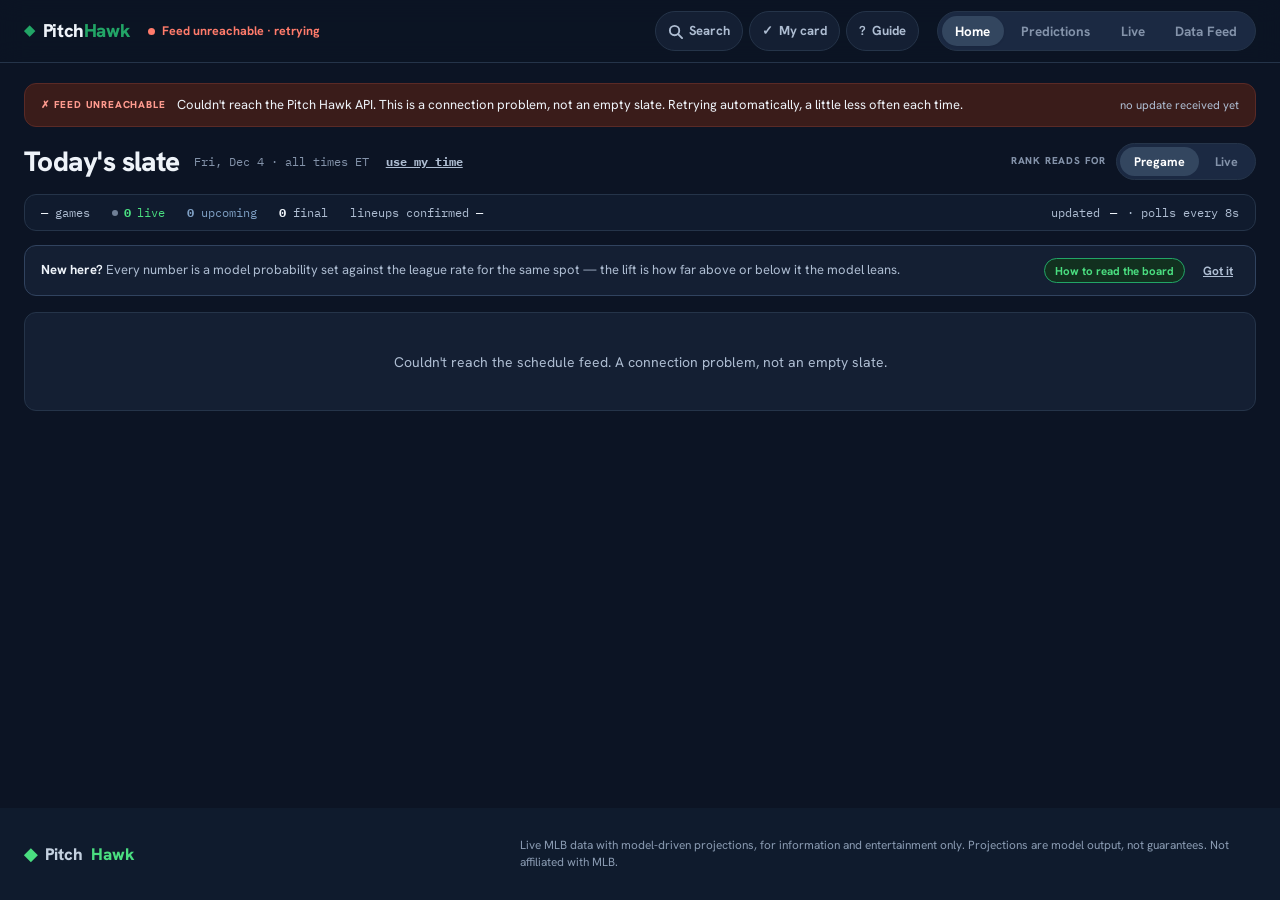
<file: frontend/index.html>
<!DOCTYPE html>
<html lang="en">
<head>
  <meta charset="utf-8">
  <meta name="viewport" content="width=device-width, initial-scale=1, viewport-fit=cover">
  <title>Pitch Hawk — Live MLB At-Bat Analytics</title>
  <meta name="description" content="Real-time MLB pitch-by-pitch data with live model predictions for every at-bat — probabilities, projections, and the game state as it unfolds.">
  <link rel="preconnect" href="https://fonts.googleapis.com">
  <link rel="preconnect" href="https://fonts.gstatic.com" crossorigin>
  <link href="https://fonts.googleapis.com/css2?family=Hanken+Grotesk:wght@400;500;600;700;800&family=IBM+Plex+Mono:wght@400;500;600;700&display=swap" rel="stylesheet">
  <link rel="stylesheet" href="pitchhawk.css">
</head>
<body>
  <!-- Single-page app: Home / Predictions / Live / Data Feed tabs, rendered by pitchhawk.js -->
  <div class="ph-root" id="ph-root" data-theme="dark"></div>

  <script src="config.js"></script>
  <script src="copy.js"></script>
  <script src="pitchhawk-data.js"></script>
  <script src="pitchhawk.js"></script>
</body>
</html>
</file>
<file: frontend/pitchhawk.css>
/* ============================================================
   Pitch Hawk — live edge board (rebuilt from the DC design ref).
   Palette lives entirely in CSS custom properties on .ph-root and
   is flipped by [data-theme="dark"], so one attribute reflows the
   whole board. Component markup is generated in pitchhawk.js with
   inline styles that read these tokens (a faithful port of the DC).
   ============================================================ */

* { box-sizing: border-box; }
body { margin: 0; }

@keyframes ph-pulse { 0%, 100% { opacity: 1; } 50% { opacity: .3; } }
/* Played once when a freshness stamp changes. The board re-renders every
   poll, so Board.flashIf() adds the class only on the render where the stamp
   moved; a class left on would replay the flash every eight seconds. */
@keyframes ph-flash { 0% { background: rgba(74,222,128,.45); color: #0c1424; } 100% { background: transparent; } }
.ph-flash { animation: ph-flash 1.6s ease-out 1; }

.ph-root {
  --bg:#f5f7fb; --surface:#ffffff; --surface-2:#f6f8fc;
  --header-bg:rgba(255,255,255,.88);
  --border:#e6eaf1; --border-2:#d6deea; --track:#eef1f7; --row-border:#f0f3f8;
  --text:#11203a; --text-2:#44546e; --muted:#7a879c; --faint:#9aa6b8; --vs:#c2cad6;
  --seg-active-bg:#ffffff; --seg-active-fg:#0f1b2d;
  --pill-active-bg:#0f1b2d; --pill-active-fg:#ffffff;
  --good-bg:#f2f8f4; --good-border:#dcece2; --good-label:#3f9e5f; --good-strong:#0f7a44; --good-sub:#5a8a6c;
  --blue:#2563c9; --blue-bg:#eaf1fc; --purple:#7c5cd6; --purple-bg:#efeafb; --amber:#b07d12; --amber-bg:#fbf2dc;
  --bad:#c23b34; --bad-bg:#fbecea;
  --accent:#15824c; --bc-bg:#0f1b2d; --bc-inner:#16263d;

  min-height: 100vh;
  display: flex;
  flex-direction: column;
  font-family: 'Hanken Grotesk', -apple-system, BlinkMacSystemFont, 'Segoe UI', sans-serif;
  background: var(--bg);
  color: var(--text);
  -webkit-font-smoothing: antialiased;
  line-height: 1.45;
  transition: background-color .22s ease, color .22s ease;
}

.ph-root[data-theme="dark"] {
  --bg:#0c1424; --surface:#141f33; --surface-2:#101b2e;
  --header-bg:rgba(12,20,36,.85);
  --border:#253449; --border-2:#31435f; --track:#1b2942; --row-border:#1a2740;
  --text:#eef3f9; --text-2:#aebdd2; --muted:#8493aa; --faint:#6f7f96; --vs:#3a4a63;
  --seg-active-bg:#33465f; --seg-active-fg:#ffffff;
  --pill-active-bg:#cdd9ea; --pill-active-fg:#0c1424;
  --good-bg:#10261a; --good-border:#1f3d2b; --good-label:#4fb877; --good-strong:#4ade80; --good-sub:#82ae92;
  --blue:#6aa2ff; --blue-bg:#16294a; --purple:#b49bff; --purple-bg:#241d3d; --amber:#e0a83a; --amber-bg:#33280d;
  --bad:#ff7b6b; --bad-bg:#3a1c1a;
  --accent:#22a566; --bc-bg:#0a1322; --bc-inner:#132239;
  /* 2026-09 four-tab redesign (design/redesign/README.md). Only the tokens
     the handoff names that had no variable yet; the rest map onto the ones
     above (chip → --track, active → --seg-active-bg, bd2 → --border-2,
     row → --row-border, panel2 → --surface-2). */
  --panel3:#0d1729;
  --grn:#4ade80; --grn-edge:#1f3d2b; --grn-sel-bg:#12301f;
  --phase-blue:#7fa0c4; --data-blue:#2f8fd6; --amb-edge:#6b5220;
  --err-bg:#3a1c1a; --err-bd:#5a2a26; --err-fg:#ff9b8f;
  --res-good-fg:#5fe094; --res-good-bg:rgba(34,165,102,.22);
  --res-amber-fg:#f0c063; --res-amber-bg:rgba(224,168,58,.20);
  --res-bad-fg:#ff9b8f; --res-bad-bg:rgba(242,86,76,.20);
  --live-chip-bg:rgba(74,222,128,.13);
  /* The Live hero: a green-tinted panel, its secondary ink, and the dark
     well its bars run in. */
  --hero-bg:linear-gradient(180deg,#12301f,#0f1f18); --hero-ink:#c7dccd;
}

/* Hover lift for edge/market cards (the DC used a style-hover attribute; here
   it's a class the JS applies to interactive cards). */
.ph-card-hover { transition: box-shadow .15s, border-color .15s; }
.ph-card-hover:hover {
  border-color: var(--border-2) !important;
  box-shadow: 0 2px 4px rgba(15,27,45,.07), 0 14px 34px rgba(15,27,45,.09) !important;
}

/* ============================================================
   Responsive layout — mobile-first. Base rules are the phone
   layout; min-width queries layer the desktop refinements back
   on. Layout-critical containers use these classes; decorative
   styling stays inline in pitchhawk.js.
   ============================================================ */

.ph-main {
  width: min(1220px, 95vw);
  margin: 0 auto;
  /* room for the fixed bottom tab bar + home-indicator inset */
  padding: 1.2rem 0 calc(4.8rem + env(safe-area-inset-bottom));
  flex: 1;
  align-self: stretch;
}

.ph-header {
  position: sticky; top: 0; z-index: 50;
  background: var(--bg); border-bottom: 1px solid var(--border);
}
/* backdrop-filter makes an element the containing block for its fixed
   descendants, which pinned the phone tab bar (.ph-nav, inside the header)
   to the header instead of the viewport bottom. Blur only where the nav
   sits in the header row. */
@media (min-width: 768px) {
  .ph-header { background: var(--header-bg); -webkit-backdrop-filter: blur(12px); backdrop-filter: blur(12px); }
}

.ph-header-inner {
  width: min(1220px, 95vw);
  margin: 0 auto;
  display: flex;
  align-items: center;
  gap: .7rem 1.1rem;
  flex-wrap: wrap;
  padding: .55rem 0;
}

/* Tab nav: fixed bottom bar on phones, header pill row on md+. */
.ph-nav {
  position: fixed;
  bottom: 0; left: 0; right: 0;
  z-index: 60;
  display: flex;
  gap: .3rem;
  background: var(--header-bg);
  -webkit-backdrop-filter: blur(12px);
  backdrop-filter: blur(12px);
  border-top: 1px solid var(--border);
  padding: .35rem max(.5rem, env(safe-area-inset-right))
           calc(.35rem + env(safe-area-inset-bottom))
           max(.5rem, env(safe-area-inset-left));
}
.ph-tab {
  flex: 1;
  min-height: 48px; /* touch target */
  border: 0;
  cursor: pointer;
  font-family: inherit;
  font-weight: 700;
  font-size: .84rem;
  padding: .4rem .5rem;
  border-radius: 12px;
  transition: all .14s;
  background: transparent;
  color: var(--muted);
}
.ph-tab-on {
  background: var(--pill-active-bg);
  color: var(--pill-active-fg);
}



.ph-footer {
  background: #0f1b2d;
  color: #c4d1e0;
  /* clear the fixed bottom tab bar */
  padding: 1.8rem 0 calc(5.6rem + env(safe-area-inset-bottom));
}

@media (min-width: 768px) {
  .ph-main { padding: 1.4rem 0 3rem; }
  .ph-header-inner { padding: .7rem 0; }
  .ph-nav {
    position: static;
    margin-left: auto;
    border-top: 0;
    background: var(--track);
    border: 1px solid var(--border);
    border-radius: 999px;
    padding: .25rem;
    gap: .22rem;
  }
  .ph-tab {
    flex: none;
    min-height: 0;
    padding: .4rem .85rem;
    border-radius: 999px;
  }
  .ph-tab-on {
    background: var(--seg-active-bg);
    color: var(--seg-active-fg);
    box-shadow: 0 1px 2px rgba(15,27,45,.14);
  }
  .ph-footer { padding: 1.8rem 0; }
}

@media (prefers-reduced-motion: reduce) {
  .ph-root, .ph-root * {
    animation: none !important;
    transition: none !important;
  }
}

/* ============================================================
   Four-tab redesign — shell (design/redesign/README.md "Global
   shell"). Phone overrides live in the max-width: 1023.98px blocks.
   ============================================================ */
.ph-mono { font-family: 'IBM Plex Mono', monospace; }

/* The redesign's content measure, on every tab. */
.ph-main.ph-shell,
.ph-header-inner.ph-shell,
.ph-footer-inner {
  width: 100%;
  max-width: 1368px;
  padding-left: 24px;
  padding-right: 24px;
  margin: 0 auto;
}
.ph-main.ph-shell { padding-top: 1.2rem; }

.ph-brand {
  display: flex; align-items: center; gap: .5rem;
  font-weight: 800; font-size: 1.16rem; letter-spacing: -.02em;
  color: inherit; cursor: pointer;
}
.ph-brand-mark { color: var(--accent); font-size: .85rem; }
.ph-brand-hawk { color: var(--accent); }

.ph-livecount {
  display: flex; align-items: center; gap: .42rem;
  font-size: .78rem; color: var(--muted); font-weight: 600; white-space: nowrap;
}
/* Green means live and nothing else, so the dot is only green — and only
   pulses — while a game is actually in progress. */
.ph-dot { width: 7px; height: 7px; border-radius: 50%; background: var(--faint); flex: none; }
.ph-dot.is-live { background: var(--accent); animation: ph-pulse 1.8s ease-in-out infinite; }

.ph-kicker {
  font-size: 10px; font-weight: 800; letter-spacing: .08em;
  text-transform: uppercase; color: var(--text-2); white-space: nowrap;
}

/* API unreachable. Deliberately unlike the empty-slate panel: a connection
   failure must never read as a quiet day. */
.ph-banner-err {
  display: flex; align-items: center; gap: 12px; flex-wrap: wrap;
  border: 1px solid var(--err-bd); background: var(--err-bg);
  border-radius: 12px; padding: 12px 16px; margin-bottom: 14px;
}
.ph-banner-err .ph-kicker { color: var(--err-fg); }
.ph-banner-warn { border-color: var(--amb-edge); background: var(--amber-bg); }
.ph-banner-warn .ph-kicker { color: var(--amber); }
.ph-banner-err-body { font-size: 13px; color: var(--text); }
.ph-banner-err-when { margin-left: auto; font-size: 11.5px; color: var(--text-2); }

/* ★ WATCHING row. */
.ph-watch { display: flex; align-items: center; gap: 8px; flex-wrap: wrap; margin-bottom: 14px; }
.ph-watch-pill {
  display: flex; align-items: center; gap: 8px;
  border: 1px solid var(--border); background: var(--surface);
  border-radius: 999px; padding: 4px 6px 4px 12px; white-space: nowrap;
}
.ph-watch-go {
  border: 0; background: transparent; color: var(--text); cursor: pointer;
  display: flex; align-items: baseline; gap: 8px; padding: 0; font-family: inherit;
}
.ph-watch-go b { font-size: 12.5px; font-weight: 800; }
.ph-watch-sub { font-size: 11.5px; color: var(--text-2); }
.ph-watch-unpin {
  border: 0; background: var(--track); color: var(--amber); cursor: pointer;
  border-radius: 999px; width: 24px; height: 24px; font-size: 12px; font-family: inherit;
}

/* The missing-value tag that rides beside a "—". Three kinds, one shape:
   NOT SERVED (the data exists, no route yet), NOT MODELED (no model),
   NEEDS ROUTE (a route has to be built before the slot can fill). */
.ph-missing { display: inline-flex; align-items: center; gap: 5px; white-space: nowrap; }
.ph-missing-dash { font-family: 'IBM Plex Mono', monospace; color: var(--faint); }
.ph-tag {
  display: inline-block; font-size: 10px; font-weight: 800; letter-spacing: .05em;
  text-transform: uppercase; line-height: 1; padding: 3px 6px; border-radius: 999px;
  border: 1px solid var(--border-2); color: var(--muted); white-space: nowrap;
}
.ph-tag--needsroute { border-color: var(--amb-edge); color: var(--amber); }

.ph-footer-inner {
  display: flex; justify-content: space-between; gap: 1rem;
  flex-wrap: wrap; align-items: center;
}
.ph-footer-brand {
  display: flex; align-items: center; gap: .5rem;
  font-weight: 800; font-size: 1.05rem; color: inherit; cursor: pointer;
}
.ph-footer-brand span { color: var(--grn); }
.ph-footer-note { margin: 0; font-size: .74rem; color: #8a9bb2; max-width: 46rem; flex: 1; min-width: 240px; }

/* Page title row shared by the redesigned tabs. */
.ph-h1 { margin: 0; font-size: 28px; font-weight: 800; letter-spacing: -.02em; }
.ph-sub { margin: .35rem 0 0; color: var(--muted); font-size: 13px; }

/* ============================================================
   Four-tab redesign — Home (design/redesign/README.md "Screen:
   Home").
   ============================================================ */
.ph-dot-sm { width: 6px; height: 6px; }
.ph-dim { color: var(--text-2); }
.ph-ellip { white-space: nowrap; overflow: hidden; text-overflow: ellipsis; min-width: 0; }
.ph-kicker--mut { color: var(--muted); }
.ph-kicker.is-live { color: var(--grn); }
.ph-kicker.is-pre { color: var(--phase-blue); }

/* Title row */
.ph-titlerow { display: flex; align-items: center; gap: 14px; flex-wrap: wrap; margin-bottom: 12px; }
.ph-titlerow-date { font-size: 12px; color: var(--muted); }
.ph-datestep { margin-left: auto; display: inline-flex; align-items: center; gap: 6px; }
.ph-datestep-lbl { font-size: 12px; color: var(--muted); white-space: nowrap; }
.ph-titlerow-right { margin-left: auto; display: flex; align-items: center; gap: 10px; }

/* Segmented control and filter chips — shared by every tab from here on. */
.ph-seg {
  display: flex; gap: 2px; background: var(--track); border: 1px solid var(--border);
  border-radius: 999px; padding: 3px;
}
.ph-seg-btn {
  border: 0; cursor: pointer; font-family: inherit; font-weight: 700; font-size: 12.5px;
  padding: 6px 14px; border-radius: 999px; display: flex; align-items: center; gap: 6px;
  background: transparent; color: var(--muted); white-space: nowrap;
}
.ph-seg-btn.is-on { background: var(--seg-active-bg); color: var(--seg-active-fg); }
.ph-chip {
  cursor: pointer; font-family: inherit; font-weight: 700; font-size: 11.5px; padding: 4px 10px;
  border-radius: 999px; border: 1px solid var(--border); background: var(--track);
  color: var(--text-2); white-space: nowrap;
}
.ph-chip.is-on { border-color: var(--accent); background: var(--grn-sel-bg); color: var(--grn); }

/* Status bar */
.ph-statusbar {
  display: flex; align-items: center; gap: 22px; flex-wrap: wrap;
  border: 1px solid var(--border); background: var(--surface-2); border-radius: 12px;
  padding: 9px 16px; margin-bottom: 14px; font-size: 12px; color: var(--text-2);
}
.ph-statusbar b { color: var(--text); font-weight: 700; }
.ph-statusbar-live { display: flex; align-items: center; gap: 6px; color: var(--grn); }
.ph-statusbar-live b { color: var(--grn); }
.ph-statusbar-up, .ph-statusbar-up b { color: var(--phase-blue); }
.ph-statusbar-upd { margin-left: auto; white-space: nowrap; }
.ph-statusbar-upd b { font-weight: 400; padding: 1px 3px; border-radius: 4px; }

.ph-empty {
  padding: 2.4rem 1rem; text-align: center; border: 1px solid var(--border);
  border-radius: 12px; background: var(--surface); color: var(--text-2); font-size: 14px;
}
.ph-empty--sm { padding: 1.1rem 1rem; font-size: 13px; margin-bottom: 22px; }

/* Decision strip */
.ph-strip-head { display: flex; align-items: baseline; gap: 10px; margin-bottom: 8px; }
.ph-strip-sub { font-size: 12px; color: var(--muted); }
.ph-cards { display: grid; grid-template-columns: repeat(4, minmax(0, 1fr)); gap: 10px; margin-bottom: 22px; }
.ph-card {
  text-align: left; cursor: pointer; color: var(--text); font-family: inherit;
  border: 1px solid var(--border); background: var(--surface); border-radius: 12px;
  padding: 13px 14px 12px; display: flex; flex-direction: column; gap: 7px; min-width: 0;
}
.ph-card:hover { border-color: var(--border-2); }
.ph-card.is-live { border-color: var(--grn-edge); }
.ph-card-head { display: flex; align-items: center; gap: 8px; }
.ph-card-head .ph-phase { margin-left: auto; }
.ph-card-id { display: flex; flex-direction: column; gap: 1px; min-width: 0; }
.ph-card-title { font-size: 16px; font-weight: 800; letter-spacing: -.01em; white-space: nowrap; overflow: hidden; text-overflow: ellipsis; }
.ph-card-sub { font-size: 11.5px; color: var(--text-2); white-space: nowrap; overflow: hidden; text-overflow: ellipsis; }
.ph-card-val { display: flex; align-items: baseline; gap: 8px; }
.ph-card-val > b { font-size: 26px; font-weight: 700; line-height: 1; }
.ph-card-base { margin-left: auto; font-size: 10.5px; color: var(--muted); white-space: nowrap; }
.ph-card-spark { display: flex; align-items: center; gap: 8px; height: 26px; border: 1px dashed var(--border-2); border-radius: 8px; padding: 0 8px; }
.ph-card-spark-note { font-size: 10.5px; color: var(--muted); }
.ph-card-why { display: flex; flex-direction: column; gap: 1px; font-size: 11px; color: var(--text-2); min-width: 0; }
.ph-card-why > span { white-space: nowrap; overflow: hidden; text-overflow: ellipsis; }
.ph-card-why .ph-tag { font-family: 'Hanken Grotesk', sans-serif; vertical-align: 1px; }
.ph-card-why2 { color: var(--muted); }
.ph-card-foot {
  display: flex; align-items: center; gap: 6px; padding-top: 7px;
  border-top: 1px solid var(--row-border); font-size: 10.5px; color: var(--muted); min-width: 0;
}
.ph-card-fresh { white-space: nowrap; padding: 1px 4px; border-radius: 4px; }
.ph-status {
  margin-left: auto; font-size: 10px; font-weight: 800; letter-spacing: .06em; white-space: nowrap;
  color: var(--text-2); border: 1px solid var(--border-2); background: var(--track);
  padding: 1px 6px; border-radius: 999px;
}
.ph-status--dashed { border-style: dashed; background: transparent; }
.ph-status--route { color: var(--amber); border-color: var(--amb-edge); background: transparent; }

/* Phase chip (LIVE / PREGAME / FINAL) */
.ph-phase { font-size: 10px; font-weight: 800; letter-spacing: .06em; padding: 2px 6px; border-radius: 999px; white-space: nowrap; }
.ph-phase--live { color: var(--grn); background: var(--live-chip-bg); }
.ph-phase--pre { color: var(--phase-blue); background: var(--blue-bg); }
.ph-phase--final { color: var(--text-2); background: var(--track); }

/* Probability colour bands (relative to league) and lift chips */
.ph-band-good { color: var(--grn); }
.ph-band-low { color: var(--muted); }
.ph-band-avg { color: var(--text); }
.ph-band-bg-good { background: var(--grn); }
.ph-band-bg-low { background: var(--muted); }
.ph-band-bg-avg { background: var(--text); }
.ph-lift {
  font-size: 10.5px; font-weight: 700; padding: 1px 6px; border-radius: 999px; white-space: nowrap;
  color: var(--text-2); background: var(--track);
}
.ph-lift--good { color: var(--res-good-fg); background: var(--res-good-bg); }
.ph-lift--low { color: var(--muted); }
.ph-card-val .ph-lift { font-size: 11px; padding: 2px 7px; }

/* 5px bar with a white league tick */
.ph-bar { position: relative; display: block; height: 5px; background: var(--track); border-radius: 999px; margin: 3px 0; }
.ph-bar-fill { position: absolute; left: 0; top: 0; bottom: 0; border-radius: 999px; }
.ph-bar-tick { position: absolute; top: -3px; width: 2px; height: 11px; border-radius: 1px; background: var(--text); }

/* Probability cell */
.ph-pc { display: flex; flex-direction: column; gap: 4px; min-width: 0; }
.ph-pc-top { display: flex; align-items: baseline; gap: 7px; }
.ph-pc-val { font-size: 15px; font-weight: 700; }
.ph-pc-base { margin-left: auto; font-size: 10px; color: var(--muted); white-space: nowrap; }
.ph-pc .ph-bar { margin: 0; }
.ph-pc-foot { font-size: 10px; color: var(--muted); }

/* Game groups */
.ph-group { margin-bottom: 18px; }
.ph-group-head { display: flex; align-items: center; gap: 9px; margin-bottom: 8px; }
.ph-group-n { font-size: 10.5px; color: var(--muted); }
.ph-rule { flex: 1; height: 1px; background: var(--row-border); }
.ph-group-hint { font-size: 10px; font-weight: 700; letter-spacing: .05em; color: var(--muted); white-space: nowrap; }
.ph-pills { display: flex; flex-direction: column; gap: 6px; }

/* Game pill */
.ph-gpill { border: 1px solid var(--border); border-radius: 12px; background: var(--surface); overflow: hidden; }
.ph-gpill.is-live { border-color: var(--grn-edge); }
.ph-gpill-row {
  display: grid;
  grid-template-columns: 24px 84px minmax(140px,1fr) 100px 104px 176px 132px minmax(220px,1.35fr) 24px;
  gap: 12px; align-items: center; padding: 10px 14px;
}
.ph-pin { border: 0; background: transparent; cursor: pointer; font-size: 14px; padding: 0; color: var(--muted); font-family: inherit; }
.ph-pin.is-on { color: var(--amber); }
.ph-gpill-match {
  border: 0; background: transparent; padding: 0; text-align: left; cursor: pointer; font-family: inherit;
  color: var(--text); display: flex; flex-direction: column; gap: 2px; min-width: 0;
}
.ph-gpill-match b { font-size: 13.5px; font-weight: 800; letter-spacing: .01em; white-space: nowrap; overflow: hidden; text-overflow: ellipsis; max-width: 100%; }
.ph-gpill-match span { font-size: 10.5px; color: var(--muted); white-space: nowrap; overflow: hidden; text-overflow: ellipsis; max-width: 100%; }
.ph-gpill-score { display: flex; flex-direction: column; gap: 1px; min-width: 0; }
.ph-gpill-score b { font-size: 19px; font-weight: 700; white-space: nowrap; line-height: 1.1; }
.ph-gpill-score b.is-live { color: var(--text); }
.ph-gpill-score b.is-final { color: var(--text-2); }
.ph-gpill-score b.is-pre { color: var(--muted); }
.ph-gpill-score span { font-size: 10.5px; color: var(--muted); white-space: nowrap; }
.ph-gpill-sit { display: flex; align-items: center; gap: 10px; }
.ph-gpill-sit .ph-mono { display: flex; flex-direction: column; gap: 1px; }
.ph-gpill-sit b { font-size: 12.5px; font-weight: 600; }
.ph-gpill-sit .ph-mono span { font-size: 10px; color: var(--muted); }
.ph-gpill-cell { display: flex; flex-direction: column; gap: 2px; min-width: 0; }
.ph-gpill-line { display: flex; align-items: baseline; gap: 6px; white-space: nowrap; min-width: 0; }
.ph-gpill-line > b { font-size: 12.5px; font-weight: 800; }
.ph-gpill-num { font-size: 13px; font-weight: 700; }
.ph-gpill-num.is-dim { font-size: 12.5px; font-weight: 600; color: var(--text-2); }
.ph-gpill-from { font-size: 10.5px; color: var(--muted); }
.ph-gpill-mkt { font-size: 10.5px; color: var(--text-2); }
.ph-delta { font-size: 11px; font-weight: 700; color: var(--text-2); }
.ph-delta.is-up { color: var(--res-good-fg); }
.ph-delta.is-down { color: var(--res-bad-fg); }
.ph-cap { font-size: 10px; font-weight: 800; letter-spacing: .05em; color: var(--muted); white-space: nowrap; }
.ph-cap.is-live { color: var(--grn); }
.ph-cap.is-pre { color: var(--phase-blue); }
.ph-chev { justify-self: end; border: 0; background: transparent; color: var(--muted); font-weight: 700; cursor: pointer; font-size: 14px; padding: 4px; line-height: 1; font-family: inherit; }

/* Expanded pill */
.ph-gpill-body { border-top: 1px solid var(--border); background: var(--surface-2); padding: 12px 14px 14px; }
.ph-meta-grid {
  display: grid; grid-template-columns: repeat(8, minmax(0, 1fr)); gap: 10px 18px;
  padding-bottom: 12px; border-bottom: 1px solid var(--row-border);
}
.ph-meta { display: flex; flex-direction: column; gap: 3px; min-width: 0; align-items: flex-start; }
.ph-meta-k { font-size: 10px; font-weight: 800; letter-spacing: .06em; color: var(--muted); white-space: nowrap; }
.ph-meta-v { font-size: 12px; color: var(--text); white-space: nowrap; overflow: hidden; text-overflow: ellipsis; max-width: 100%; }
.ph-gpill-ctrl { display: flex; align-items: center; gap: 10px; flex-wrap: wrap; margin: 12px 0 8px; }
.ph-gpill-ctrl .ph-seg-btn { font-size: 12px; padding: 5px 12px; }
.ph-sort { display: flex; align-items: center; gap: 6px; }
.ph-gpill-note { margin-left: auto; font-size: 11px; color: var(--muted); }
.ph-note { font-size: 11.5px; color: var(--muted); margin-bottom: 8px; }
.ph-pending {
  display: flex; align-items: center; gap: 10px; border: 1px dashed var(--border-2);
  border-radius: 10px; padding: 9px 12px; margin-bottom: 8px; font-size: 12px; color: var(--text-2);
}
.ph-pending-chip {
  font-size: 10px; font-weight: 800; letter-spacing: .06em; text-transform: uppercase; color: var(--text-2);
  border: 1px dashed var(--border-2); border-radius: 999px; padding: 2px 7px; white-space: nowrap;
}

/* Batter + starter tables */
.ph-btable, .ph-stable { display: flex; flex-direction: column; }
.ph-btable-row {
  display: grid;
  grid-template-columns: 22px 24px minmax(150px,1.1fr) minmax(190px,1.35fr) minmax(190px,1.35fr) 88px 88px 100px 58px 86px;
  gap: 10px; align-items: center; padding: 8px; border-top: 1px solid var(--row-border);
}
.ph-stable-row {
  display: grid; grid-template-columns: minmax(170px,1.2fr) repeat(5, minmax(0,.8fr)) repeat(5, 64px);
  gap: 10px; align-items: center; padding: 8px; border-top: 1px solid var(--row-border); font-size: 12.5px;
}
.ph-btable-head {
  border-top: 0; padding-top: 0; padding-bottom: 6px;
  font-size: 10px; font-weight: 800; letter-spacing: .06em; color: var(--muted);
}
.ph-bname { display: flex; flex-direction: column; gap: 2px; min-width: 0; }
.ph-bname > b { font-size: 13px; font-weight: 700; }
.ph-bname > span { font-size: 11px; color: var(--muted); }
.ph-spname { display: flex; align-items: baseline; gap: 6px; min-width: 0; }
.ph-spname b { font-size: 13px; font-weight: 700; }
.ph-sp-tag { font-size: 10px; font-weight: 800; letter-spacing: .05em; color: var(--purple); background: var(--purple-bg); padding: 1px 5px; border-radius: 4px; }
.ph-nm { display: flex; flex-direction: column; gap: 3px; border: 1px dashed var(--border-2); border-radius: 8px; padding: 4px 7px; min-width: 0; align-items: flex-start; }
.ph-nm-line { font-size: 10px; color: var(--muted); }
.ph-nm-line b { font-size: 13px; }
.ph-btable-foot {
  display: flex; gap: 16px; flex-wrap: wrap; padding: 8px 8px 0;
  border-top: 1px solid var(--row-border); font-size: 11px; color: var(--muted);
}

/* Result chips. Pending is never a miss; DNP is outlined and excluded. */
.ph-res2 { display: flex; flex-direction: column; gap: 3px; }
.ph-res2 > span { display: flex; align-items: center; gap: 5px; }
.ph-res-k { font-size: 10px; font-weight: 800; color: var(--muted); width: 16px; }
.ph-res {
  font-size: 10px; font-weight: 800; letter-spacing: .05em; padding: 2px 6px; border-radius: 999px;
  border: 1px solid transparent; white-space: nowrap;
}
.ph-res--good { color: var(--res-good-fg); background: var(--res-good-bg); }
.ph-res--bad { color: var(--res-bad-fg); background: var(--res-bad-bg); }
.ph-res--dnp { color: var(--text-2); border-color: var(--border-2); }
.ph-res--pending { color: var(--text-2); background: var(--track); }


/* Narrow numeric columns: the tag sits under its dash rather than beside it. */
.ph-stable-row .ph-missing, .ph-btable-row .ph-missing { flex-direction: column; align-items: flex-start; gap: 3px; }

/* ============================================================
   Phone layout (< 1024px, the same line as Board.mob()). Wide
   tables render as .ph-mcard cards from pitchhawk.js; the rules
   here reflow everything that works stacked.
   ============================================================ */
.ph-mlist { display: flex; flex-direction: column; gap: 6px; }
.ph-mcard {
  border: 1px solid var(--border); background: var(--surface); border-radius: 10px;
  padding: 9px 10px; display: flex; flex-direction: column; gap: 8px; min-width: 0;
}
.ph-mcard-head { display: flex; align-items: center; gap: 8px; min-width: 0; }
.ph-mcard-head > .ph-bname, .ph-mcard-head > .ph-rowlink { flex: 1; }
.ph-mcard-chev { margin-left: auto; min-width: 32px; min-height: 32px; }
.ph-mcard-slot { width: 14px; text-align: center; flex: none; }
.ph-mcard-stats { display: grid; grid-template-columns: repeat(2, minmax(0, 1fr)); gap: 12px; }
.ph-mcard-stats > .ph-meta { align-items: stretch; }
.ph-mcard-more {
  display: grid; grid-template-columns: repeat(2, minmax(0, 1fr)); gap: 10px 14px;
  border-top: 1px solid var(--row-border); padding-top: 9px;
}
.ph-mcard .ph-missing { flex-wrap: wrap; }
.ph-mcard .ph-pc-top { flex-wrap: wrap; row-gap: 2px; }
.ph-mcard .ph-pc-base { margin-left: 0; }
.ph-mcard .ph-gpill-line { flex-wrap: wrap; row-gap: 2px; }
.ph-mcard .ph-cap { white-space: normal; }

/* Phone filter bar: one scrolling chip row, the rest behind "Filters". */
.ph-fscroll { display: flex; gap: 6px; overflow-x: auto; scrollbar-width: none; margin: 0 -14px; padding: 0 14px; }
.ph-fscroll > * { flex: none; }
.ph-fbar-more { border-top: 1px solid var(--row-border); padding-top: 10px; }
.ph-msort { display: flex; align-items: center; gap: 6px; overflow-x: auto; scrollbar-width: none; margin-bottom: 8px; }
.ph-msort .ph-sorth {
  font-size: 11.5px; letter-spacing: 0; padding: 7px 12px; border-radius: 999px;
  border: 1px solid var(--border); background: var(--track); color: var(--text-2);
}
.ph-msort .ph-sorth.is-on { border-color: var(--accent); background: var(--grn-sel-bg); color: var(--grn); }
.ph-mcard-wide { grid-column: 1 / -1; }
.ph-mcard-wide .ph-card-why > span { white-space: normal; }

/* Phone Home pill: three stacked lines. */
.ph-gpill-m { display: flex; flex-direction: column; gap: 7px; padding: 10px 11px; }
.ph-gpill-m1, .ph-gpill-m2, .ph-gpill-m3 { display: flex; align-items: center; gap: 8px; min-width: 0; }
.ph-gpill-m1 .ph-gpill-match { flex: 1; min-width: 0; }
.ph-gpill-mscore { font-size: 17px; font-weight: 700; white-space: nowrap; }
.ph-gpill-mscore.is-final { color: var(--text-2); }
.ph-gpill-mscore.is-pre { color: var(--muted); }
.ph-gpill-m2 { font-size: 11.5px; color: var(--text-2); }
.ph-gpill-mvenue { margin-left: auto; font-size: 10.5px; color: var(--muted); }
.ph-gpill-m3 { border-top: 1px solid var(--row-border); padding-top: 7px; gap: 12px; flex-wrap: wrap; row-gap: 5px; }
.ph-gpill-mcell { display: flex; align-items: baseline; gap: 5px; white-space: nowrap; min-width: 0; font-size: 12px; }
.ph-gpill-msr { flex: 1 1 140px; }

@media (max-width: 1023.98px) {
  .ph-main.ph-shell, .ph-header-inner.ph-shell, .ph-footer-inner { padding-left: 16px; padding-right: 16px; }
  .ph-main.ph-shell { overflow-x: hidden; }
  .ph-h1 { font-size: 22px; }
  .ph-pin { min-width: 28px; min-height: 32px; font-size: 16px; }
  .ph-chev { min-width: 32px; min-height: 32px; font-size: 16px; }
  .ph-chip { padding: 7px 12px; }
  .ph-seg-btn { padding: 8px 14px; }

  /* Title row: the mode switch drops under the title. */
  .ph-titlerow-right { margin-left: 0; width: 100%; justify-content: space-between; }

  /* Status bar: items wrap; "updated" takes its own line. */
  .ph-statusbar { gap: 6px 16px; padding: 9px 12px; }
  .ph-statusbar-upd { margin-left: 0; flex-basis: 100%; }

  /* Watching pins and decision cards scroll sideways instead of squeezing. */
  .ph-watch { flex-wrap: nowrap; overflow-x: auto; scrollbar-width: none; margin-right: -16px; padding-right: 16px; }
  .ph-strip-head { flex-wrap: wrap; row-gap: 2px; }
  .ph-cards {
    grid-template-columns: none; grid-auto-flow: column; grid-auto-columns: 84%;
    overflow-x: auto; scroll-snap-type: x mandatory; scrollbar-width: none;
    margin-right: -16px; padding-right: 16px;
  }
  .ph-cards > .ph-card { scroll-snap-align: start; }

  .ph-group-hint { display: none; }

  /* Expanded pill */
  .ph-gpill-body { padding: 10px 11px 12px; }
  .ph-meta-grid { grid-template-columns: repeat(2, minmax(0, 1fr)); gap: 10px 14px; }
  .ph-gpill-ctrl { gap: 8px; }
  .ph-gpill-ctrl .ph-seg { width: 100%; }
  .ph-gpill-ctrl .ph-seg-btn { flex: 1; justify-content: center; padding: 8px 6px; }
  .ph-gpill-note { margin-left: 0; flex-basis: 100%; }
  .ph-pending { flex-wrap: wrap; }
  .ph-mcard .ph-btable-foot, .ph-mlist .ph-btable-foot { border-top: 0; padding: 4px 2px 0; }
}

/* ============================================================
   Four-tab redesign — Predictions (README "Screen: Predictions").
   ============================================================ */
.ph-small { font-size: 10px; }
.ph-mut { color: var(--muted); }
.ph-stack { display: flex; flex-direction: column; gap: 3px; align-items: flex-start; min-width: 0; }
.ph-table-title { font-size: 15px; font-weight: 800; letter-spacing: -.01em; white-space: nowrap; }

/* Filter bar */
.ph-fbar {
  display: flex; align-items: center; gap: 10px 16px; flex-wrap: wrap;
  border: 1px solid var(--border); background: var(--surface); border-radius: 12px;
  padding: 10px 14px; margin-bottom: 10px;
}
.ph-fbar .ph-seg-btn { font-size: 12px; padding: 5px 12px; }
.ph-fbar .ph-chip { font-size: 12px; padding: 5px 11px; }
.ph-fgroup { display: flex; align-items: center; gap: 5px; }
.ph-vrule { width: 1px; height: 22px; background: var(--border); }
.ph-select {
  font-family: inherit; font-size: 12px; font-weight: 700; color: var(--text);
  background: var(--track); border: 1px solid var(--border); border-radius: 999px; padding: 5px 10px;
}
.ph-range {
  display: flex; align-items: center; gap: 8px;
  font-size: 10px; font-weight: 800; letter-spacing: .06em; color: var(--text-2);
}
.ph-range input { width: 110px; accent-color: var(--accent); }
.ph-range-val { font-size: 12px; font-weight: 700; color: var(--text); min-width: 52px; letter-spacing: 0; }
.ph-link {
  border: 0; background: transparent; color: var(--text-2); font-family: inherit;
  font-weight: 700; font-size: 12px; cursor: pointer; text-decoration: underline;
}
.ph-fbar-count { margin-left: auto; white-space: nowrap; font-size: 12px; color: var(--text-2); }
.ph-fbar-count b { color: var(--text); }

/* Trust tiles */
.ph-kpis { display: grid; grid-template-columns: repeat(6, minmax(0, 1fr)); gap: 8px; margin-bottom: 16px; }
.ph-kpi {
  border: 1px solid var(--border); background: var(--surface-2); border-radius: 12px;
  padding: 10px 12px; display: flex; flex-direction: column; gap: 3px; min-width: 0;
}
.ph-kpi-k { font-size: 10px; font-weight: 800; letter-spacing: .06em; color: var(--text-2); white-space: nowrap; overflow: hidden; text-overflow: ellipsis; }
.ph-kpi-v { font-size: 17px; font-weight: 700; color: var(--text); }
.ph-kpi-sub { font-size: 10.5px; color: var(--muted); }
.ph-tone-good { color: var(--res-good-fg); }
.ph-tone-amber { color: var(--res-amber-fg); }
.ph-tone-bad { color: var(--res-bad-fg); }

/* Tables */
.ph-ptable { border: 1px solid var(--border); border-radius: 12px; background: var(--surface); overflow: hidden; }
.ph-ptable-row {
  display: grid; gap: 10px; align-items: center; padding: 8px 14px;
  border-top: 1px solid var(--row-border);
}
.ph-ptable-head {
  border-top: 0; padding: 9px 14px; background: var(--surface-2); border-bottom: 1px solid var(--border);
  font-size: 10px; font-weight: 800; letter-spacing: .06em; color: var(--muted);
}
.ph-ptable-head + .ph-ptable-row { border-top: 0; }
.ph-ptable-bat { grid-template-columns: 30px 48px minmax(180px,1.25fr) 124px 92px minmax(170px,1.1fr) 70px minmax(220px,1.6fr) 96px 72px; }
.ph-ptable-game { grid-template-columns: 20px 86px minmax(200px,1.3fr) minmax(260px,1.6fr) 84px 140px 108px 80px; gap: 12px; padding: 9px 14px; }
.ph-ptable-sp { grid-template-columns: minmax(200px,1.3fr) 96px repeat(5, minmax(0,.75fr)) repeat(5, 62px); font-size: 12.5px; }
.ph-ptable-sp .ph-missing { flex-direction: column; align-items: flex-start; gap: 3px; }
.ph-ptable-foot { padding: 8px 14px; }
.ph-sorth {
  border: 0; background: transparent; padding: 0; text-align: left; cursor: pointer; font-family: inherit;
  font-size: 10px; font-weight: 800; letter-spacing: .06em; color: var(--muted); white-space: nowrap;
}
.ph-sorth.is-on { color: var(--text); }
.ph-headtag { display: flex; align-items: center; gap: 8px; }
.ph-rowlink {
  border: 0; background: transparent; padding: 0; text-align: left; cursor: pointer; font-family: inherit;
  color: var(--text); display: flex; flex-direction: column; gap: 2px; min-width: 0;
}
.ph-rowlink > span:last-child { font-size: 11px; color: var(--muted); }
.ph-rowlink-top { display: flex; align-items: baseline; gap: 6px; min-width: 0; }
.ph-rowlink-top b { font-size: 13px; font-weight: 700; }
.ph-ptable-game .ph-rowlink-top b { font-size: 13.5px; font-weight: 800; }
.ph-rowlink-top .ph-mono { font-size: 10.5px; color: var(--muted); white-space: nowrap; }
.ph-rowlink-top .ph-rowlink-score { font-size: 13px; font-weight: 700; color: var(--text-2); }
.ph-status--left { margin-left: 0; justify-self: start; }
.ph-ptable .ph-lift { font-size: 11px; padding: 2px 7px; }
.ph-res-k--w { width: 22px; }
.ph-more {
  width: 100%; border: 0; border-top: 1px solid var(--border); background: var(--surface-2);
  color: var(--text-2); font-family: inherit; font-weight: 700; font-size: 12px; padding: 10px; cursor: pointer;
}
.ph-empty--dash {
  border-style: dashed; border-color: var(--border-2); display: flex; flex-direction: column;
  align-items: center; gap: 10px; padding: 2.2rem 1rem;
}
.ph-empty--dash b { font-size: 15px; color: var(--text); }
.ph-empty--dash span { font-size: 12.5px; max-width: 520px; }

/* ============================================================
   Four-tab redesign — Live (README "Screen: Live").
   ============================================================ */
.ph-nowrap { white-space: nowrap; }
.ph-kicker--pit { color: var(--purple); }
.ph-chip--lg { font-size: 12px; font-weight: 600; padding: 6px 12px; display: inline-flex; align-items: baseline; gap: 7px; }
.ph-chip--lg .ph-mono { font-size: 11px; }
.ph-showing { display: flex; align-items: center; gap: 7px; flex-wrap: wrap; margin-bottom: 12px; }
.ph-live-grid {
  display: grid; grid-template-columns: minmax(0, 1.65fr) minmax(340px, 1fr);
  gap: 14px; align-items: start; margin-bottom: 22px;
}
.ph-live-main, .ph-live-rail { display: flex; flex-direction: column; gap: 14px; min-width: 0; }
.ph-live-rail { gap: 12px; }

/* Hero */
.ph-hero { border: 1px solid var(--grn-edge); border-radius: 18px; background: var(--hero-bg); padding: 18px 20px; }
.ph-hero-head { display: flex; align-items: center; gap: 10px; flex-wrap: wrap; margin-bottom: 12px; }
.ph-hero-badge {
  display: flex; align-items: center; gap: 6px; font-size: 10px; font-weight: 800; letter-spacing: .09em;
  color: var(--grn); background: rgba(74,222,128,.14); padding: 3px 7px; border-radius: 5px; white-space: nowrap;
}
.ph-hero-sit { font-size: 12px; color: var(--hero-ink); display: inline-flex; align-items: center; gap: 6px; }
.ph-hero-upd { margin-left: auto; font-size: 11.5px; color: var(--hero-ink); }
.ph-hero-upd span { padding: 0 3px; border-radius: 4px; }
.ph-hero-who { display: flex; align-items: baseline; gap: 8px; flex-wrap: wrap; margin-bottom: 16px; }
.ph-hero-who .ph-mono { font-size: 12px; color: var(--hero-ink); }
.ph-hero-bat { font-size: 20px; font-weight: 800; letter-spacing: -.02em; }
.ph-hero-pit { font-size: 15px; font-weight: 700; }
.ph-hero-vs { font-size: 13px; color: var(--hero-ink); }
.ph-hero-note { margin-left: auto; font-size: 12px; color: var(--hero-ink); }
.ph-hero-k { font-size: 10px; font-weight: 800; letter-spacing: .08em; color: var(--hero-ink); white-space: nowrap; }
.ph-hero-dists { display: grid; grid-template-columns: 1fr 1fr; gap: 22px; margin-bottom: 16px; }
.ph-dist { display: flex; flex-direction: column; gap: 6px; min-width: 0; }
.ph-dist .ph-hero-note { margin-left: 0; }
.ph-dist-call { display: flex; align-items: baseline; gap: 10px; margin-bottom: 4px; }
.ph-dist-call b { font-size: 28px; font-weight: 800; letter-spacing: -.03em; line-height: 1; }
.ph-dist-call .ph-mono { font-size: 22px; font-weight: 600; color: var(--grn); line-height: 1; }
.ph-dist-row { display: grid; grid-template-columns: 96px minmax(0, 1fr) 46px 58px; gap: 10px; align-items: center; font-size: 12.5px; color: var(--hero-ink); }
.ph-dist-track { position: relative; height: 7px; background: var(--panel3); border-radius: 999px; overflow: hidden; display: block; }
.ph-dist-fill { display: block; height: 100%; border-radius: 999px; background: var(--grn-edge); }
.ph-dist-fill.is-rec { background: var(--accent); }
.ph-dist-p { font-weight: 600; text-align: right; color: var(--text); }
.ph-dist-lg { font-size: 10.5px; text-align: right; }
.ph-hero-tiles { display: grid; grid-template-columns: repeat(4, minmax(0, 1fr)); gap: 18px; border-top: 1px solid var(--grn-edge); padding-top: 12px; }
.ph-hero-tile { display: flex; flex-direction: column; gap: 2px; min-width: 0; }
.ph-hero-tile-v { font-size: 19px; font-weight: 700; }
.ph-hero-tile-s { font-size: 11px; color: var(--hero-ink); }

/* Plain panel (pitch log, empty states) */
.ph-panel { border: 1px solid var(--border); border-radius: 12px; background: var(--surface); padding: 14px 16px; }
.ph-panel-head { display: flex; align-items: baseline; gap: 10px; margin-bottom: 10px; }
.ph-panel-note { margin-left: auto; font-size: 11px; color: var(--muted); }

/* Pitch-by-pitch log */
.ph-plog-row {
  display: grid; grid-template-columns: 34px 52px 46px 160px 58px minmax(150px, 1fr) 104px 96px;
  gap: 10px; align-items: center; padding: 6px 8px; border-radius: 7px; background: var(--surface-2);
  margin-bottom: 3px; border-left: 2px solid transparent; font-size: 12px;
}
.ph-plog-row.ph-btable-head { background: transparent; border-left: 0; margin-bottom: 0; padding: 0 8px 6px; }
.ph-plog-row.is-good { border-left-color: var(--res-good-fg); }
.ph-plog-row.is-bad { border-left-color: var(--res-bad-fg); }
.ph-plog-row.is-next { border-left-color: var(--accent); }
.ph-plog-row b { font-weight: 600; }
.ph-ptype { justify-self: start; font-size: 11px; font-weight: 700; padding: 1px 6px; border-radius: 5px; background: var(--track); }
.ph-vd { justify-self: start; font-size: 11px; font-weight: 600; padding: 1px 6px; border-radius: 5px; }
.ph-vd--good { color: var(--res-good-fg); background: var(--res-good-bg); }
.ph-vd--amber { color: var(--res-amber-fg); background: var(--res-amber-bg); }
.ph-vd--bad { color: var(--res-bad-fg); background: var(--res-bad-bg); }

/* Rail */
.ph-rail {
  border: 1px solid var(--border); border-radius: 12px; background: var(--surface);
  padding: 13px 14px; display: flex; flex-direction: column; gap: 10px; min-width: 0;
}
.ph-rail > .ph-phase { align-self: flex-start; }
.ph-rail-head { display: flex; align-items: baseline; gap: 8px; min-width: 0; }
.ph-rail-head > b { font-size: 14px; white-space: nowrap; overflow: hidden; text-overflow: ellipsis; }
.ph-rail-head .ph-mono { font-size: 11px; white-space: nowrap; }
.ph-rail-pin { margin-left: auto; }
.ph-rail-head .ph-phase { display: inline-flex; align-items: center; gap: 5px; }
.ph-rail-2 { display: grid; grid-template-columns: 1fr 1fr; gap: 12px; }
.ph-rail-3 { display: grid; grid-template-columns: repeat(3, minmax(0, 1fr)); gap: 10px; border-top: 1px solid var(--row-border); padding-top: 9px; }
.ph-rail-3 b { font-size: 14px; }
.ph-rail-5 { display: grid; grid-template-columns: repeat(5, minmax(0, 1fr)); gap: 6px; }
.ph-rail-cell { display: flex; flex-direction: column; gap: 4px; min-width: 0; }
.ph-rail-note { font-size: 10.5px; color: var(--muted); display: flex; align-items: center; gap: 6px; }
.ph-nm--sm { padding: 5px 6px; gap: 2px; }
.ph-nm .ph-meta-k { font-size: 10px; }
.ph-rail-wp { display: flex; align-items: baseline; gap: 8px; }
.ph-rail-wp > b:first-child { font-size: 15px; font-weight: 800; }
.ph-rail-wp-v { font-size: 26px; font-weight: 700; line-height: 1; }
.ph-rail-wp-open { margin-left: auto; font-size: 11.5px; }
.ph-rail-tot { display: flex; align-items: baseline; gap: 8px; border-top: 1px solid var(--row-border); padding-top: 8px; }
.ph-rail-tot b { font-size: 13px; }
.ph-rail-tot .ph-mono { font-size: 12px; }
.ph-rail-tot .ph-rail-wp-open { font-size: 10.5px; }

/* Other live games */
.ph-olive-grid { display: grid; grid-template-columns: repeat(auto-fill, minmax(250px, 1fr)); gap: 8px; }
.ph-olive {
  text-align: left; cursor: pointer; color: var(--text); font-family: inherit;
  border: 1px solid var(--grn-edge); background: var(--surface); border-radius: 12px;
  padding: 11px 12px; display: flex; flex-direction: column; gap: 7px; min-width: 0;
}
.ph-olive:hover { border-color: var(--accent); }
.ph-olive-top { display: flex; align-items: center; gap: 8px; }
.ph-olive-top b { font-size: 13px; font-weight: 800; }
.ph-olive-score { margin-left: auto; font-size: 15px; font-weight: 700; }
.ph-olive-mid { display: flex; align-items: baseline; gap: 8px; font-size: 11.5px; color: var(--text-2); }
.ph-olive-wp { margin-left: auto; color: var(--text); }
.ph-olive-wp b { font-family: 'Hanken Grotesk', sans-serif; }
.ph-olive-call { display: flex; align-items: center; gap: 7px; min-width: 0; font-size: 12px; color: var(--text-2); }
.ph-olive-acc { display: flex; flex-direction: column; gap: 3px; font-size: 10.5px; }
.ph-olive-acc b { font-size: 12px; font-weight: 600; }
.ph-olive-bar { height: 5px; background: var(--surface-2); border-radius: 999px; overflow: hidden; display: block; }
.ph-olive-bar > span { display: block; height: 100%; border-radius: 999px; }
.ph-tone-bg-good { background: var(--res-good-fg); }
.ph-tone-bg-amber { background: var(--res-amber-fg); }
.ph-tone-bg-bad { background: var(--res-bad-fg); }
.ph-tone-bg-none { background: transparent; }

/* Phone pitch log: two lines per pitch. */
.ph-plog-row--m { display: flex; flex-direction: column; gap: 3px; align-items: stretch; }
.ph-plog-l1, .ph-plog-l2 { display: flex; align-items: center; gap: 8px; min-width: 0; }
.ph-plog-l2 { font-size: 11.5px; justify-content: space-between; padding-left: 22px; }
.ph-plog-grade { margin-left: auto; }

@media (max-width: 1023.98px) {
  .ph-showing { flex-wrap: nowrap; overflow-x: auto; scrollbar-width: none; margin-right: -16px; padding-right: 16px; }
  .ph-showing > * { flex: none; }
  .ph-live-grid { display: flex; flex-direction: column; gap: 12px; }

  .ph-hero { padding: 14px; border-radius: 14px; }
  .ph-hero-upd, .ph-hero-note { margin-left: 0; }
  .ph-hero-sit { flex-wrap: wrap; }
  .ph-hero-bat { font-size: 18px; }
  .ph-hero-who { margin-bottom: 12px; }
  .ph-hero-dists { grid-template-columns: minmax(0, 1fr); gap: 16px; margin-bottom: 12px; }
  .ph-dist-call b { font-size: 24px; }
  .ph-dist-call .ph-mono { font-size: 19px; }
  .ph-dist-row { grid-template-columns: 82px minmax(0, 1fr) 40px 50px; gap: 8px; font-size: 12px; }
  .ph-hero-tiles { grid-template-columns: repeat(2, minmax(0, 1fr)); gap: 12px 14px; }
  .ph-hero-tile-v { font-size: 17px; }

  .ph-panel { padding: 12px; }
  .ph-panel-head { flex-wrap: wrap; row-gap: 2px; }
  .ph-panel-note { margin-left: 0; }

  .ph-rail { padding: 12px; }
  .ph-rail-head { flex-wrap: wrap; row-gap: 2px; }
  .ph-rail-5 { grid-template-columns: repeat(3, minmax(0, 1fr)); }
  .ph-rail-3 { gap: 8px; }
  .ph-rail-3 b { font-size: 12.5px; }
  .ph-rail-tot { flex-wrap: wrap; }

  .ph-olive-grid { grid-template-columns: minmax(0, 1fr); }
}

.ph-live-empty { display: flex; flex-direction: column; gap: 6px; padding: 18px 20px; border-radius: 14px; }
.ph-live-empty b { font-size: 15px; }
.ph-live-empty > span:not(.ph-kicker) { font-size: 12.5px; color: var(--text-2); }

/* ============================================================
   Four-tab redesign — Data Feed (README "Screen: Data Feed").
   ============================================================ */
.ph-fixture {
  display: flex; align-items: center; gap: 10px; border: 1px dashed var(--amb-edge);
  border-radius: 12px; padding: 9px 14px; margin-bottom: 10px; font-size: 12px; color: var(--amber);
}
.ph-fbar--d { flex-direction: column; align-items: stretch; gap: 10px; }
.ph-fbar-line { display: flex; align-items: center; gap: 10px 14px; flex-wrap: wrap; }
.ph-fbar--d .ph-seg-btn { font-size: 12px; padding: 5px 12px; }
.ph-select--wide { max-width: 320px; }

/* Two columns that wrap: analysis 2/3, the feed 1/3. Below ~776px of pane
   the feed drops under the analysis. */
.ph-dgrid { display: flex; flex-wrap: wrap; gap: 16px; align-items: flex-start; }
.ph-dgrid-main { flex: 2 1 460px; min-width: 0; display: flex; flex-direction: column; gap: 12px; }
.ph-dgrid-feed { flex: 1 1 270px; min-width: 0; position: sticky; top: 72px; }
.ph-kpis--4 { grid-template-columns: repeat(auto-fit, minmax(150px, 1fr)); margin-bottom: 0; }
.ph-caption { margin: 0; font-size: 11.5px; color: var(--muted); }
.ph-dcard .ph-panel-head { flex-wrap: wrap; }

/* Calibration */
.ph-cal { display: grid; grid-template-columns: repeat(10, minmax(0, 1fr)); gap: 6px; }
.ph-cal-col { display: flex; flex-direction: column; align-items: center; gap: 3px; min-width: 0; }
.ph-cal-val { font-size: 10.5px; color: var(--text-2); height: 14px; }
.ph-cal-plot { position: relative; width: 100%; height: 160px; background: var(--surface-2); border-radius: 6px; overflow: hidden; }
.ph-cal-bar { position: absolute; left: 18%; right: 18%; bottom: 0; border-radius: 4px 4px 0 0; }
.ph-cal-exp { position: absolute; left: 8%; right: 8%; height: 2px; background: var(--text); }
.ph-cal-lbl { font-size: 10px; color: var(--muted); white-space: nowrap; }
.ph-cal-n { font-size: 10px; color: var(--faint); height: 13px; }
.ph-gb--ok { background: var(--accent); }
.ph-gb--more { background: var(--data-blue); }
.ph-gb--less { background: var(--amber); }
.ph-gb--none { background: transparent; }
.ph-legend { display: flex; gap: 14px; flex-wrap: wrap; margin-top: 10px; font-size: 11px; color: var(--muted); }
.ph-legend span { display: inline-flex; align-items: center; gap: 6px; }
.ph-legend i { width: 9px; height: 9px; border-radius: 2px; display: inline-block; }
.ph-legend .ph-legend-line { width: 12px; height: 2px; background: var(--text); border-radius: 0; }

/* Daily gap: bars grow up or down from a centre line, ±10 pts full scale */
.ph-gap { display: flex; gap: 3px; height: 120px; }
.ph-gap-col { flex: 1 1 0; min-width: 0; display: flex; flex-direction: column; }
.ph-gap-col.is-out { opacity: .35; }
.ph-gap-up, .ph-gap-dn { flex: 1 1 0; display: flex; }
.ph-gap-up { align-items: flex-end; border-bottom: 1px solid var(--border-2); }
.ph-gap-dn { align-items: flex-start; }
.ph-gap-up > span, .ph-gap-dn > span { display: block; width: 100%; border-radius: 2px; }
.ph-gap-axis { display: flex; justify-content: space-between; margin-top: 6px; font-size: 10px; color: var(--muted); }

/* By market */
.ph-mtable { display: flex; flex-direction: column; }
.ph-mrow {
  display: grid; grid-template-columns: minmax(130px,1.3fr) 70px 70px 70px 84px 76px minmax(110px,1fr);
  gap: 10px; align-items: center; padding: 8px 10px; border: 0; border-top: 1px solid var(--row-border);
  background: transparent; color: var(--text); font-family: inherit; font-size: 12.5px; text-align: left; cursor: pointer;
}
.ph-mrow.is-on { background: var(--grn-sel-bg); }
.ph-mrow.is-on .ph-mrow-name { color: var(--grn); }
.ph-mrow--head { border-top: 0; cursor: default; font-size: 10px; font-weight: 800; letter-spacing: .06em; color: var(--muted); }
.ph-mrow-name { font-weight: 700; }
.ph-mrow .ph-bar { margin: 0; }

/* By team */
.ph-tgrid { display: grid; grid-template-columns: repeat(auto-fill, minmax(96px, 1fr)); gap: 6px; }
.ph-ttile {
  display: flex; flex-direction: column; gap: 2px; align-items: flex-start; padding: 7px 9px;
  border: 1px solid var(--border); border-radius: 8px; background: var(--surface-2); color: var(--text);
  font-family: inherit; cursor: pointer; text-align: left;
}
.ph-ttile.is-on { border-color: var(--grn); }
.ph-ttile b { font-size: 12.5px; }
.ph-ttile .ph-mono { font-size: 11px; }

/* Matchup splits */
.ph-split {
  display: grid; grid-template-columns: 70px minmax(120px,1fr) 50px minmax(90px,1.2fr) 56px 76px;
  gap: 10px; align-items: center; padding: 6px 0; border-top: 1px solid var(--row-border); font-size: 12.5px;
}
.ph-split .ph-bar { margin: 0; }
.ph-split + .ph-caption { margin-top: 8px; }

/* Resolved-markets feed: sticky panel, scrolling list, sticky day headers */
.ph-feed {
  border: 1px solid var(--border); border-radius: 12px; background: var(--surface);
  display: flex; flex-direction: column; max-height: calc(100vh - 88px); overflow: hidden;
}
.ph-feed-head { display: flex; align-items: baseline; gap: 8px; justify-content: space-between; padding: 12px 14px 2px; font-size: 11.5px; }
.ph-feed-sub { padding: 0 14px 10px; font-size: 11px; color: var(--muted); border-bottom: 1px solid var(--border); }
.ph-feed-list { overflow-y: auto; }
.ph-feed-day {
  position: sticky; top: 0; z-index: 1; display: flex; justify-content: space-between;
  padding: 7px 14px; background: var(--surface-2); border-bottom: 1px solid var(--row-border);
  font-size: 10px; font-weight: 800; letter-spacing: .06em; color: var(--text-2);
}
.ph-feed-day .ph-mono { font-weight: 400; letter-spacing: 0; color: var(--muted); }
.ph-feed-item { padding: 8px 14px; border-bottom: 1px solid var(--row-border); display: flex; flex-direction: column; gap: 3px; }
.ph-feed-r1 { display: flex; align-items: center; gap: 8px; min-width: 0; font-size: 12.5px; }
.ph-feed-r1 > b { font-weight: 700; flex: 1 1 auto; }
.ph-feed-r1 > .ph-mono { font-size: 12px; }
.ph-feed-tag { font-size: 10px; font-weight: 800; letter-spacing: .05em; color: var(--phase-blue); white-space: nowrap; }
.ph-feed-r2 { display: flex; gap: 8px; justify-content: space-between; font-size: 11px; color: var(--muted); min-width: 0; }
.ph-feed-r2 .ph-mono { white-space: nowrap; }
.ph-feed-empty { padding: 18px 14px; font-size: 12.5px; color: var(--text-2); }

/* Base-model values (supabase/functions/_shared/basemodels.ts): a value with a
   BASE tag, so a placeholder model never reads as a trained one. */
.ph-tag--base { border-color: var(--phase-blue); color: var(--phase-blue); }
.ph-base { display: flex; flex-direction: column; gap: 2px; min-width: 0; align-items: flex-start; }
.ph-base-top { display: inline-flex; align-items: center; gap: 6px; white-space: nowrap; }
.ph-base-top > b { font-size: 13px; font-weight: 700; }
.ph-base-sub { font-size: 10px; color: var(--muted); white-space: nowrap; }
.ph-nm--solid { border-style: solid; border-color: var(--border); }

/* Phone overrides for rules defined after the Home section (filter bars,
   KPI tiles) — here at the end so they win the cascade. */
@media (max-width: 1023.98px) {
  .ph-fbar { padding: 10px 14px; flex-direction: column; align-items: stretch; gap: 10px; }
  .ph-fbar-line { display: flex; align-items: center; gap: 8px 10px; flex-wrap: wrap; }
  .ph-fbar .ph-fgroup { flex-wrap: wrap; }
  .ph-kpis { grid-template-columns: repeat(2, minmax(0, 1fr)); }
  .ph-strip-head .ph-table-title { white-space: normal; }

  /* Data Feed */
  .ph-dview { margin-bottom: 12px; }
  .ph-dview .ph-seg { width: 100%; }
  .ph-dview .ph-seg-btn { flex: 1; justify-content: center; }
  .ph-dgrid-feed { position: static; flex-basis: 100%; }
  .ph-dgrid-main { flex-basis: 100%; }
  .ph-fbar--d .ph-fbar-count { margin-left: 0; white-space: normal; }
  .ph-select--wide { max-width: 100%; }
  .ph-cal { gap: 3px; }
  .ph-cal-plot { height: 130px; }
  .ph-cal-col { cursor: pointer; }
  .ph-cal-col:nth-child(even) .ph-cal-lbl { visibility: hidden; }
  .ph-cal-lbl, .ph-cal-val, .ph-cal-n { font-size: 10px; }
  .ph-cal-col.is-sel .ph-cal-plot { outline: 1px solid var(--accent); }
  .ph-gap-col { cursor: pointer; }
  .ph-gap-col.is-sel { background: var(--grn-sel-bg); border-radius: 2px; }
  .ph-split { grid-template-columns: minmax(0, 1fr) 40px 48px 68px; row-gap: 4px; }
  .ph-split > .ph-mono { white-space: nowrap; }
  .ph-split > .ph-meta-k { grid-column: 1 / -1; }
  .ph-split > .ph-meta-k:empty { display: none; }
  .ph-split > .ph-bar { grid-column: 1 / -1; grid-row: 3; }
  .ph-mcard.is-on { border-color: var(--accent); }
}
.ph-chart-sel { margin-top: 8px; font-size: 11px; color: var(--text-2); }

/* An empty state that is a failure, not an absence. */
.ph-empty--err { border-color: var(--err-bd); color: var(--err-fg); }
/* The hero's headline outcome: green only when it is a lean over league. */
.ph-dist-call--avg .ph-mono { color: var(--text); }
.ph-dist-call--low .ph-mono { color: var(--muted); }

/* Phone: the 7-day model record as one tappable line above the table. */
.ph-trust-sum {
  display: flex; align-items: center; gap: 10px; width: 100%; min-height: 44px;
  border: 1px solid var(--border); background: var(--surface); color: var(--text);
  border-radius: 12px; padding: 8px 12px; margin-bottom: 12px; font: inherit; text-align: left; cursor: pointer;
}
.ph-trust-sum .ph-mono { font-size: 12px; color: var(--text-2); flex: 1; min-width: 0; }

/* Win-probability sparkline: home team's win probability by at-bat, 50%
   marked. The SVG stretches to its box; strokes stay hairline. */
.ph-spark { position: relative; display: block; width: 100%; min-width: 80px; margin-top: 4px; }
.ph-spark svg { position: absolute; inset: 0; width: 100%; height: 100%; overflow: visible; }
.ph-spark-line { fill: none; stroke: var(--grn); stroke-width: 1.6; stroke-linejoin: round; }
.ph-spark-mid { stroke: var(--border-2); stroke-width: 1; stroke-dasharray: 3 3; }
.ph-spark-lbl { position: absolute; left: 0; font-size: 10px; font-weight: 700; color: var(--muted); line-height: 1; z-index: 1; }
.ph-spark-lbl--top { top: 0; }
.ph-spark-lbl--bot { bottom: 0; }
.ph-spark--empty { font-size: 11px; color: var(--muted); display: flex; align-items: center; }
.ph-card .ph-spark { margin: 2px 0; }

/* Pill: a game not in progress has no bases to draw; keep the grid cell. */
.ph-bases-none { display: block; width: 32px; height: 24px; }

/* Pill captions truncate inside their own column. They were nowrap with no
   overflow rule, so a long total caption ran into the next column
   ("8.1 RSTRONGEST READ"). */
.ph-gpill-cell { overflow: hidden; }
.ph-gpill-cell .ph-cap { overflow: hidden; text-overflow: ellipsis; max-width: 100%; display: block; }

/* Predictions: a row's detail, opened in place under it. */
.ph-pdetail {
  display: grid; grid-template-columns: repeat(4, minmax(0, 1fr)); gap: 12px 18px;
  padding: 12px 16px 14px 56px; border-top: 1px dashed var(--row-border); background: var(--surface-2);
}
.ph-pdetail .ph-meta-grid { grid-column: 1 / -1; }
.ph-pdetail-wide { grid-column: 1 / -1; }
.ph-pdetail-act { grid-column: 1 / -1; display: flex; align-items: center; gap: 10px; justify-content: flex-end; }
.ph-opengame { margin-left: auto; }
.ph-mcard-more .ph-opengame { grid-column: 1 / -1; justify-self: end; }

/* Predictions: multi-team picker. */
.ph-teampick { position: relative; display: inline-flex; }
.ph-teampick-btn { cursor: pointer; min-width: 110px; text-align: left; }
.ph-teampick-panel {
  position: absolute; top: calc(100% + 6px); left: 0; z-index: 20; width: min(340px, 86vw);
  display: flex; flex-wrap: wrap; gap: 6px; padding: 10px; border-radius: 12px;
  background: var(--surface); border: 1px solid var(--border-2); box-shadow: 0 12px 32px rgba(0,0,0,.35);
}

/* Header tools: search and the guide. */
.ph-hdr-tools { display: flex; align-items: center; gap: 6px; margin-left: auto; }
.ph-iconbtn {
  display: inline-flex; align-items: center; justify-content: center; gap: 6px;
  min-width: 40px; min-height: 40px; padding: 0 12px; border-radius: 999px;
  border: 1px solid var(--border); background: var(--surface); color: var(--text-2);
  font: inherit; font-size: 13px; font-weight: 700; cursor: pointer;
}
.ph-iconbtn:hover { color: var(--text); border-color: var(--border-2); }
.ph-iconbtn-lbl { display: none; }
@media (min-width: 768px) {
  .ph-nav { margin-left: 0; }
  .ph-iconbtn-lbl { display: inline; }
}

/* Overlay: a sheet from the bottom on phones, a right-hand drawer on desktop. */
.ph-ov { position: fixed; inset: 0; z-index: 100; display: flex; justify-content: flex-end; align-items: flex-end; }
.ph-ov-scrim { position: absolute; inset: 0; background: rgba(5,10,20,.6); }
.ph-ov-panel {
  position: relative; width: 100%; max-height: 88vh; overflow: auto;
  background: var(--surface); color: var(--text); border: 1px solid var(--border-2);
  border-radius: 18px 18px 0 0; padding: 0 18px calc(18px + env(safe-area-inset-bottom));
}
@media (min-width: 768px) {
  .ph-ov { align-items: stretch; }
  .ph-ov-panel { width: min(460px, 100%); max-height: none; height: 100%; border-radius: 0; }
}
.ph-ov-head {
  position: sticky; top: 0; z-index: 1; display: flex; align-items: center; gap: 10px;
  padding: 14px 0 12px; background: var(--surface); border-bottom: 1px solid var(--row-border); margin-bottom: 12px;
}
.ph-ov-head b { font-size: 16px; flex: 1; min-width: 0; }
.ph-ov-input {
  width: 100%; min-height: 44px; padding: 0 14px; border-radius: 12px; font: inherit; font-size: 15px;
  border: 1px solid var(--border-2); background: var(--surface-2); color: var(--text); margin-bottom: 12px;
}
.ph-ov-results { display: flex; flex-direction: column; gap: 4px; }
.ph-ov-results .ph-kicker { margin: 10px 0 2px; }
.ph-ov-row {
  display: flex; align-items: baseline; justify-content: space-between; gap: 10px; min-height: 44px;
  padding: 10px 12px; border-radius: 10px; border: 1px solid transparent; background: transparent;
  color: var(--text); font: inherit; text-align: left; cursor: pointer;
}
.ph-ov-row:hover, .ph-ov-row:focus-visible { background: var(--surface-2); border-color: var(--border); }
.ph-ov-row span { font-size: 12px; color: var(--muted); white-space: nowrap; }
.ph-ov-note { font-size: 13px; color: var(--text-2); line-height: 1.5; margin: 0 0 12px; }
.ph-ov-sub { font-size: 13px; color: var(--text-2); margin-bottom: 12px; display: flex; flex-wrap: wrap; gap: 8px; align-items: center; }
.ph-ov-grid { display: grid; grid-template-columns: repeat(2, minmax(0, 1fr)); gap: 14px 18px; margin-bottom: 14px; }
.ph-ov-act { display: flex; align-items: center; gap: 8px; flex-wrap: wrap; margin-bottom: 18px; }
.ph-ov-act .ph-opengame { margin-left: auto; }
.ph-gloss { margin: 0; display: grid; gap: 4px 0; }
.ph-gloss dt { font-weight: 800; font-size: 13px; margin-top: 10px; }
.ph-gloss dd { margin: 0; font-size: 13px; color: var(--text-2); line-height: 1.5; }

/* First-visit hint on Home. */
.ph-hint {
  display: flex; align-items: center; gap: 12px 18px; flex-wrap: wrap;
  border: 1px solid var(--border-2); background: var(--surface); border-radius: 12px;
  padding: 12px 16px; margin-bottom: 16px; font-size: 13px; color: var(--text-2);
}
.ph-hint b { color: var(--text); }
.ph-hint-act { display: flex; align-items: center; gap: 12px; margin-left: auto; }
.ph-tzbtn { font-size: 11.5px; margin-left: 4px; }
/* Phone header: one row — brand, live count (truncating), tools. */
@media (max-width: 767.98px) {
  .ph-header-inner { flex-wrap: nowrap; }
  .ph-livecount { min-width: 0; overflow: hidden; }
  .ph-livecount > span:last-child { overflow: hidden; text-overflow: ellipsis; }
  .ph-hdr-tools { flex: none; }
}
.ph-ov .ph-meta-v { white-space: normal; }

/* Live: earlier at-bats in this game. */
.ph-abrow {
  display: grid; grid-template-columns: 34px minmax(120px, 1.3fr) minmax(120px, 1.2fr) minmax(80px, 1fr) 40px 28px;
  gap: 10px; align-items: center; padding: 7px 4px; border-top: 1px solid var(--row-border); font-size: 12.5px;
}
@media (max-width: 1023.98px) {
  .ph-abrow { grid-template-columns: 30px minmax(0, 1fr) minmax(0, 1fr) 28px; }
  .ph-abrow > :nth-child(4), .ph-abrow > :nth-child(5) { display: none; }
}

/* Home: scorecard and next slate. */
.ph-score { display: grid; grid-template-columns: repeat(2, minmax(0, 1fr)); gap: 12px; margin-bottom: 22px; }
.ph-score-col { display: flex; flex-direction: column; gap: 8px; border: 1px solid var(--border); background: var(--surface); border-radius: 12px; padding: 12px 16px; }
.ph-score-row { display: grid; grid-template-columns: minmax(0, 1.2fr) auto minmax(0, 1fr); gap: 10px; align-items: baseline; font-size: 13px; }
.ph-score-row .ph-mut { font-size: 11.5px; text-align: right; }
@media (max-width: 767.98px) { .ph-score { grid-template-columns: 1fr; } }
.ph-nextrow { display: grid; grid-template-columns: 76px 110px minmax(0, 1fr) auto; gap: 12px; align-items: center; padding: 8px 4px; border-top: 1px solid var(--row-border); font-size: 13px; }
.ph-nextrow:first-child { border-top: 0; }
@media (max-width: 767.98px) { .ph-nextrow { grid-template-columns: 64px minmax(0, 1fr) auto; } .ph-nextrow > :nth-child(3) { display: none; } }

/* Data Feed: accuracy over time. */
.ph-acc { display: flex; flex-direction: column; gap: 6px; }
.ph-acc-row { display: grid; grid-template-columns: minmax(150px, 1.1fr) minmax(0, 2fr) 74px 90px; gap: 12px; align-items: center; font-size: 12.5px; }
.ph-acc-svg { width: 100%; height: 30px; display: block; }
.ph-acc-line { fill: none; stroke: var(--data-blue); stroke-width: 1.6; }
.ph-acc-hole { fill: var(--amber-bg); opacity: .9; }
.ph-acc-hole-key { display: inline-block; width: 12px; height: 10px; background: var(--amber-bg); border: 1px solid var(--amb-edge); margin-right: 5px; vertical-align: middle; }
.ph-acc-v { text-align: right; font-weight: 700; }
.ph-acc-last { text-align: right; font-size: 11px; }
@media (max-width: 767.98px) {
  .ph-acc-row { grid-template-columns: minmax(0, 1fr) 70px; }
  .ph-acc-svg { grid-column: 1 / -1; grid-row: 2; }
  .ph-acc-last { display: none; }
}
.ph-gap-col.is-ungraded { background: repeating-linear-gradient(45deg, var(--amber-bg) 0 3px, transparent 3px 6px); }
.ph-caption--warn { color: var(--amber); }

/* In-page alert toast, above the phone tab bar. */
.ph-toast {
  position: fixed; left: 50%; transform: translateX(-50%); z-index: 90;
  bottom: calc(5.4rem + env(safe-area-inset-bottom)); width: min(420px, calc(100vw - 32px));
  display: grid; grid-template-columns: minmax(0, 1fr) auto; gap: 2px 10px; align-items: start;
  padding: 12px 14px; border-radius: 12px; background: var(--surface); color: var(--text);
  border: 1px solid var(--border-2); box-shadow: 0 12px 32px rgba(0,0,0,.4); font-size: 13px;
}
.ph-toast span { grid-column: 1; color: var(--text-2); }
.ph-toast button { grid-column: 2; grid-row: 1 / span 2; min-width: 32px; min-height: 32px; }
@media (min-width: 768px) { .ph-toast { bottom: 24px; } }

/* ── accessibility ─────────────────────────────────────────────────────── */
/* A visible keyboard focus ring everywhere; mouse focus stays quiet. */
.ph-root :focus-visible { outline: 2px solid var(--blue); outline-offset: 2px; border-radius: 6px; }
.ph-root :focus:not(:focus-visible) { outline: none; }
/* Announcements for screen readers only. */
.ph-sr { position: absolute; width: 1px; height: 1px; overflow: hidden; clip: rect(0 0 0 0); white-space: nowrap; }

/* Touch: controls a thumb can hit. Measured before this: 55% of phone
   controls were under 32px (pins 24px, chevrons, segments, sort heads). */
@media (max-width: 1023.98px), (pointer: coarse) {
  /* 44px: Apple's minimum hit target. 93 of 98 Predictions controls were
     40px and the star sat flush against the row it was confused with. */
  .ph-pin, .ph-chev, .ph-watch-unpin, .ph-leg { min-width: 44px; min-height: 44px; display: inline-flex; align-items: center; justify-content: center; }
  .ph-leg { border-radius: 10px; }
  .ph-chip, .ph-seg-btn, .ph-sorth, .ph-select { min-height: 44px; }
  .ph-link { min-height: 44px; display: inline-flex; align-items: center; padding: 0 6px; }
  .ph-watch-go { min-height: 44px; }
  .ph-brand, .ph-footer-brand { min-height: 44px; }
  [data-act="pillToggle"], .ph-rowlink, .ph-iconbtn { min-height: 44px; }
}
/* The tab bar never wraps a label onto two lines (344px Fold). */
.ph-tab { white-space: nowrap; }
@media (max-width: 380px) { .ph-tab { font-size: .76rem; padding: .4rem .25rem; } }
@media (max-width: 767.98px) {
  .ph-score-row { grid-template-columns: minmax(0, 1fr) auto; }
  .ph-score-row .ph-mut { grid-column: 1 / -1; text-align: left; margin-top: -4px; }
}
.ph-note--warn { border: 1px solid var(--amb-edge); background: var(--amber-bg); color: var(--amber); border-radius: 10px; padding: 9px 12px; margin-bottom: 14px; font-size: 12.5px; }
.ph-live-up { display: flex; flex-direction: column; width: 100%; margin-top: 10px; text-align: left; }
.ph-nextrow--btn { width: 100%; background: transparent; border: 0; border-top: 1px solid var(--row-border); color: var(--text); font: inherit; cursor: pointer; min-height: 44px; text-align: left; }
.ph-nextrow--btn:hover { background: var(--surface-2); }
.ph-nextrow > .ph-mono:first-child { white-space: nowrap; }
@media (min-width: 768px) { .ph-nextrow { grid-template-columns: 84px 110px minmax(0, 1fr) auto; } }
.ph-main:focus { outline: none; }
@media (max-width: 767.98px) {
  .ph-banner-err { padding: 10px 12px; gap: 6px 10px; }
  .ph-banner-err-body { font-size: 12.5px; }
}

/* ── Predictions: markets at a line (Phase 1) ──────────────────────────── */
.ph-fbar-break { flex-basis: 100%; height: 0; }
.ph-mkgroup { gap: 5px; }
.ph-mkgroup > .ph-kicker, .ph-linepick > .ph-kicker { margin-right: 2px; }
.ph-band input[type="range"] { width: 72px; }
.ph-ptable-line { grid-template-columns: 30px 48px minmax(200px,1.4fr) 124px 74px minmax(150px,1fr) 96px minmax(210px,1.3fr) 72px; }
.ph-lp { display: flex; flex-direction: column; gap: 4px; min-width: 0; }
.ph-lp-main { font-size: 15px; }
.ph-lp-line { font-weight: 700; }
.ph-lp-bar { display: block; height: 5px; border-radius: 3px; background: var(--track); overflow: hidden; }
.ph-lp-bar > span { display: block; height: 100%; background: var(--accent); }
.ph-lmini { display: flex; gap: 8px; flex-wrap: wrap; font-size: 11.5px; color: var(--muted); }
.ph-lmini .is-on { color: var(--text); }
.ph-lmini b { color: inherit; }
.ph-ladder { display: grid; gap: 2px; width: 100%; max-width: 560px; }
.ph-ladder-row { display: grid; grid-template-columns: 76px 1fr 1fr; gap: 12px; align-items: center; padding: 3px 6px; border-radius: 6px; font-size: 12px; }
.ph-ladder-row.is-on { background: var(--grn-sel-bg, var(--good-bg)); }
.ph-ladder-head { font-size: 10.5px; letter-spacing: .06em; color: var(--muted); font-weight: 700; }
.ph-ladder-cell { display: grid; grid-template-columns: 1fr 38px 50px; gap: 8px; align-items: center; }
.ph-ladder-cell .ph-mono:last-child { text-align: right; }
@media (max-width: 1023px) {
  .ph-ladder-row { grid-template-columns: 56px 1fr 1fr; gap: 8px; }
  .ph-ladder-cell { grid-template-columns: 1fr 34px; }
  .ph-ladder-cell .ph-lp-bar { display: none; }
  .ph-ladder-cell { grid-template-columns: 38px 46px; }
}
.ph-blines { display: grid; grid-template-columns: repeat(auto-fit, minmax(180px, 1fr)); gap: 10px; }
.ph-bline { display: flex; flex-direction: column; gap: 2px; font-size: 12px; }

/* ── Top reads + game page (Phase 2) ─────────────────────────────────── */
.ph-top { display: grid; grid-template-columns: repeat(auto-fill, minmax(400px, 1fr)); gap: 14px; }
.ph-top-sec { border: 1px solid var(--border); border-radius: 14px; background: var(--surface); padding: 12px 14px; display: flex; flex-direction: column; gap: 6px; }
.ph-top-head { display: flex; justify-content: space-between; align-items: baseline; gap: 10px; font-size: 13px; }
.ph-top-row { display: grid; grid-template-columns: 18px 24px minmax(0,1fr) 72px 60px; gap: 8px; align-items: center; padding: 5px 0; border-top: 1px solid var(--row-border); font-size: 12.5px; }
.ph-top-row.has-lift { grid-template-columns: 18px 24px minmax(0,1fr) 72px 64px 60px; }
.ph-top-who { display: flex; flex-direction: column; min-width: 0; }
.ph-top-lbl { font-size: 11.5px; color: var(--text-2); }
.ph-tag--park { margin-left: 6px; }
.ph-back { margin-right: 4px; }
.ph-gp-sec { margin: 16px 0; }
.ph-card { border: 1px solid var(--border); border-radius: 14px; background: var(--surface); padding: 14px 16px; }
.ph-gl-grid { display: grid; grid-template-columns: repeat(auto-fit, minmax(240px, 1fr)); gap: 14px; margin-top: 8px; }
.ph-gl-group { display: flex; flex-direction: column; gap: 6px; }
.ph-gl-row { display: flex; gap: 14px; flex-wrap: wrap; }
.ph-gl-cell { display: flex; flex-direction: column; gap: 2px; min-width: 96px; }
.ph-gl-more { margin-top: 12px; font-size: 12.5px; }
.ph-gl-more summary { cursor: pointer; color: var(--text-2); }
.ph-gl-ladders { display: grid; grid-template-columns: repeat(auto-fit, minmax(300px, 1fr)); gap: 16px; margin-top: 10px; }
.ph-linkish { background: none; border: 0; padding: 0; text-align: left; color: inherit; cursor: pointer; font: inherit; }
.ph-linkish:hover b { text-decoration: underline; }
@media (max-width: 1023px) {
  .ph-top { grid-template-columns: 1fr; }
  .ph-top-row, .ph-top-row.has-lift { grid-template-columns: 16px 44px minmax(0,1fr) 66px 60px; }
  .ph-top-row > .ph-lift { display: none; }
}

/* ── My card (Phase 3) ─────────────────────────────────────────────── */
.ph-rowbtns { display: inline-flex; gap: 2px; align-items: center; }
.ph-leg { width: 22px; height: 22px; border-radius: 6px; border: 1px solid var(--border-2); background: transparent; color: var(--text-2); font-weight: 800; font-size: 13px; line-height: 1; cursor: pointer; padding: 0; flex: 0 0 auto; }
.ph-leg:hover { border-color: var(--accent); color: var(--accent); }
.ph-leg.is-on { background: var(--accent); border-color: var(--accent); color: #fff; }
.ph-gl-cell .ph-meta-k { display: inline-flex; align-items: center; gap: 6px; }
.ph-cleg { display: grid; grid-template-columns: 24px minmax(0,1.4fr) 110px 90px 90px 70px 64px; gap: 10px; align-items: center; padding: 8px 0; border-top: 1px solid var(--row-border); font-size: 12.5px; }
.ph-cleg-who { display: flex; flex-direction: column; min-width: 0; }
.ph-combo-v .ph-lp-main { font-size: 22px; }
@media (max-width: 1023px) {
  .ph-cleg { grid-template-columns: 24px minmax(0,1fr) 70px 64px; }
  .ph-cleg > .ph-stack:nth-of-type(2), .ph-cleg > .ph-opengame { display: none; }
}

/* ── Trust (Phase 4) ─────────────────────────────────────────────────── */
.ph-kpi--link { cursor: pointer; text-align: left; font: inherit; color: inherit; }
.ph-kpi--link:hover { border-color: var(--accent); }
.ph-tag--ver { background: var(--blue-bg); color: var(--blue); }
.ph-cal-fine { margin-top: 14px; display: flex; flex-direction: column; gap: 6px; }
.ph-cal--fine .ph-cal-plot { height: 90px; }
.ph-bl { display: grid; font-size: 12.5px; }
.ph-bl-row { display: grid; grid-template-columns: minmax(140px,1.4fr) 70px 70px 70px 70px 80px; gap: 10px; padding: 6px 0; border-top: 1px solid var(--row-border); }
.ph-bl-head { font-size: 10.5px; letter-spacing: .06em; color: var(--muted); font-weight: 700; border-top: 0; }
.ph-gb-txt--ok { color: var(--good-label); } .ph-gb-txt--more { color: var(--blue); } .ph-gb-txt--less { color: var(--amber); }
.ph-ov-h { font-size: 13px; margin: 16px 0 6px; }
@media (max-width: 1023px) { .ph-bl-row { grid-template-columns: minmax(0,1fr) 50px 44px 52px 52px 62px; gap: 6px; font-size: 11.5px; } }

/* ── Phone pass (Phase 5) ──────────────────────────────────────────────── */
.ph-dot.is-down { background: var(--bad); }
.ph-hdr-down { color: var(--bad); font-weight: 700; }
@media (max-width: 600px) {
  /* The title's description and the table's subtitle cost two lines above
     the first read; the Guide and the column heads carry the same meaning. */
  .ph-titlerow > .ph-strip-sub, .ph-strip-head > .ph-strip-sub { display: none; }
  .ph-titlerow { margin-bottom: 6px; gap: 8px; }
  .ph-hide-sm { display: none; }
  .ph-datestep .ph-chip { min-width: 44px; }
  /* A sideways-scrolling chip row says so: the last chip fades out. */
  .ph-fscroll { -webkit-mask-image: linear-gradient(to right, #000 86%, transparent); mask-image: linear-gradient(to right, #000 86%, transparent); }
  .ph-mcard { padding: 10px 12px; }
  .ph-mcard-head .ph-rowlink-top b { min-width: 0; }
  .ph-mcard-stats { gap: 8px; }
}
@media (max-height: 500px) and (orientation: landscape) {
  .ph-header-inner { padding-top: 4px; padding-bottom: 4px; }
  .ph-livecount { display: none; }
}
@media (max-width: 1023.98px), (pointer: coarse) {
  .ph-root .ph-iconbtn { min-width: 44px; min-height: 44px; }
  .ph-root .ph-chip { min-width: 44px; justify-content: center; }
  .ph-root .ph-more { min-height: 44px; }
}
@media (max-width: 400px) { .ph-hide-xs { display: none; } .ph-fbar-count { white-space: nowrap; margin-left: auto; } }
</file>
